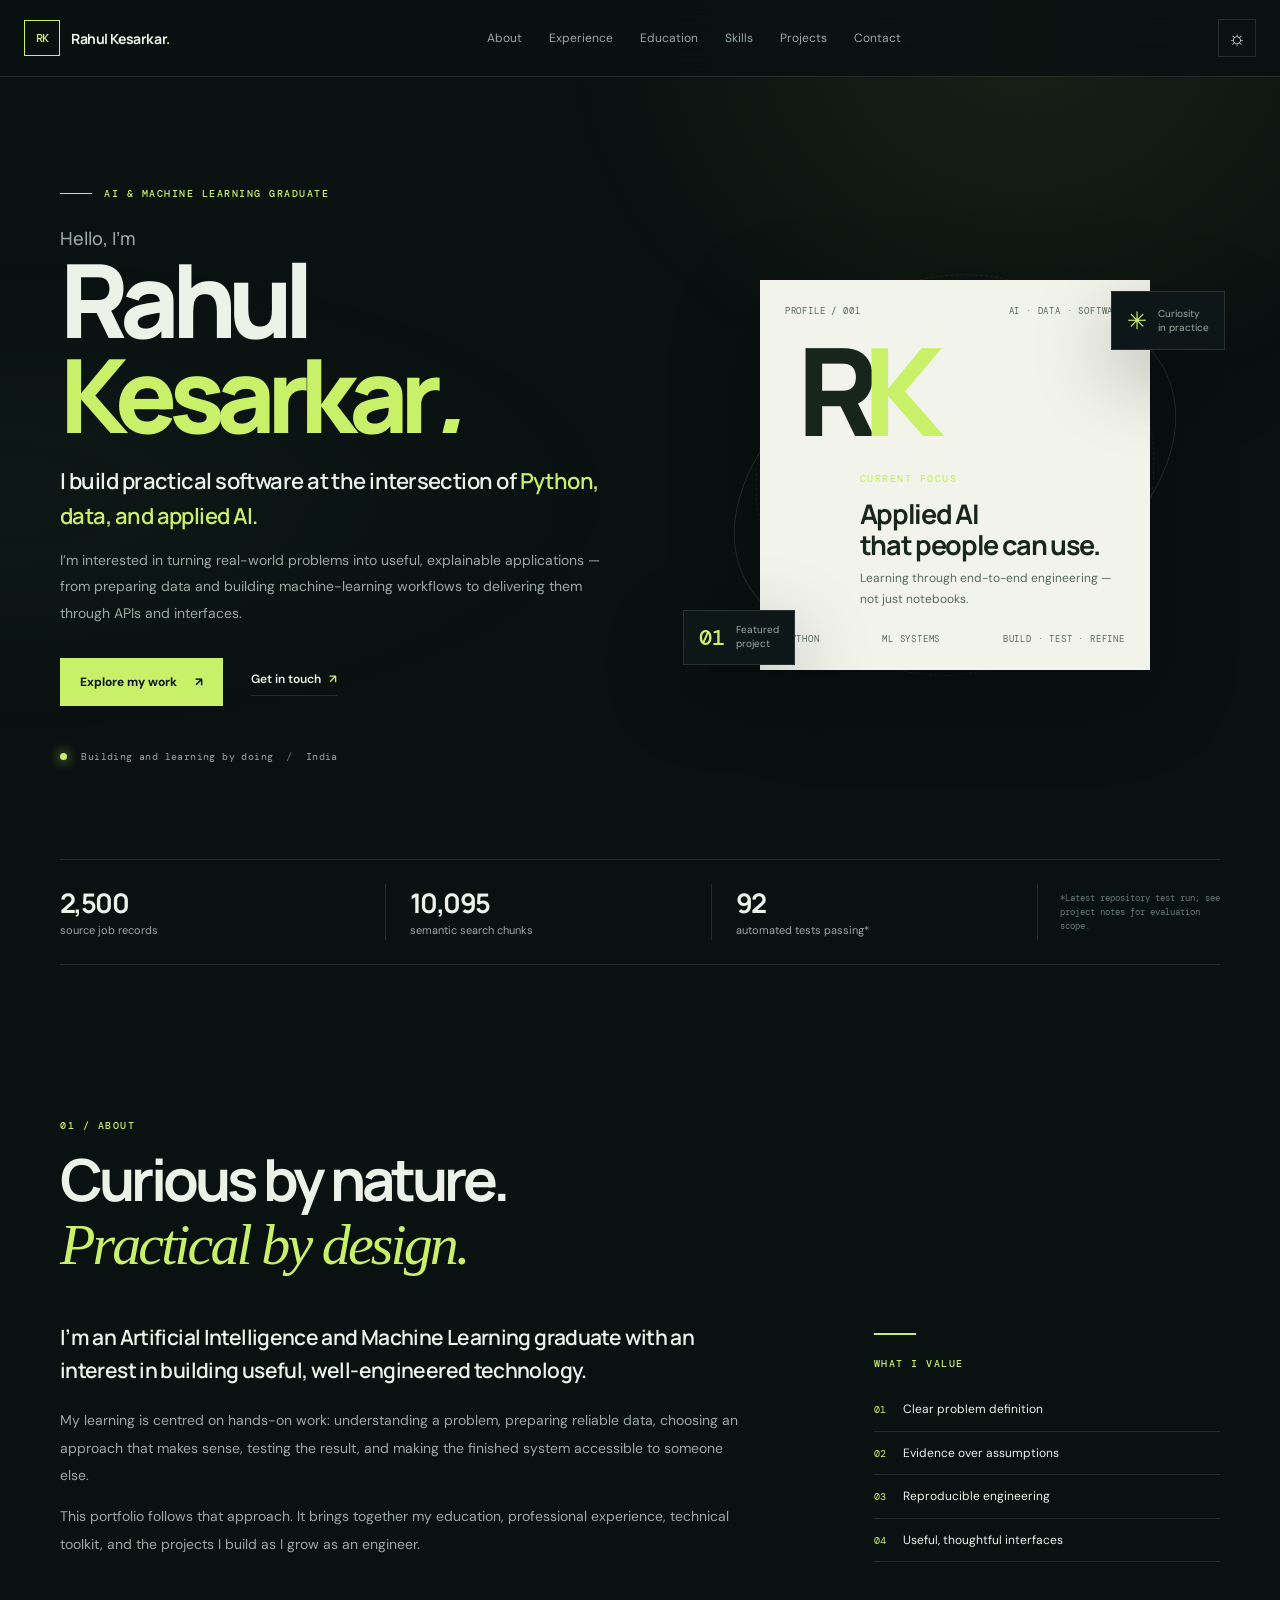
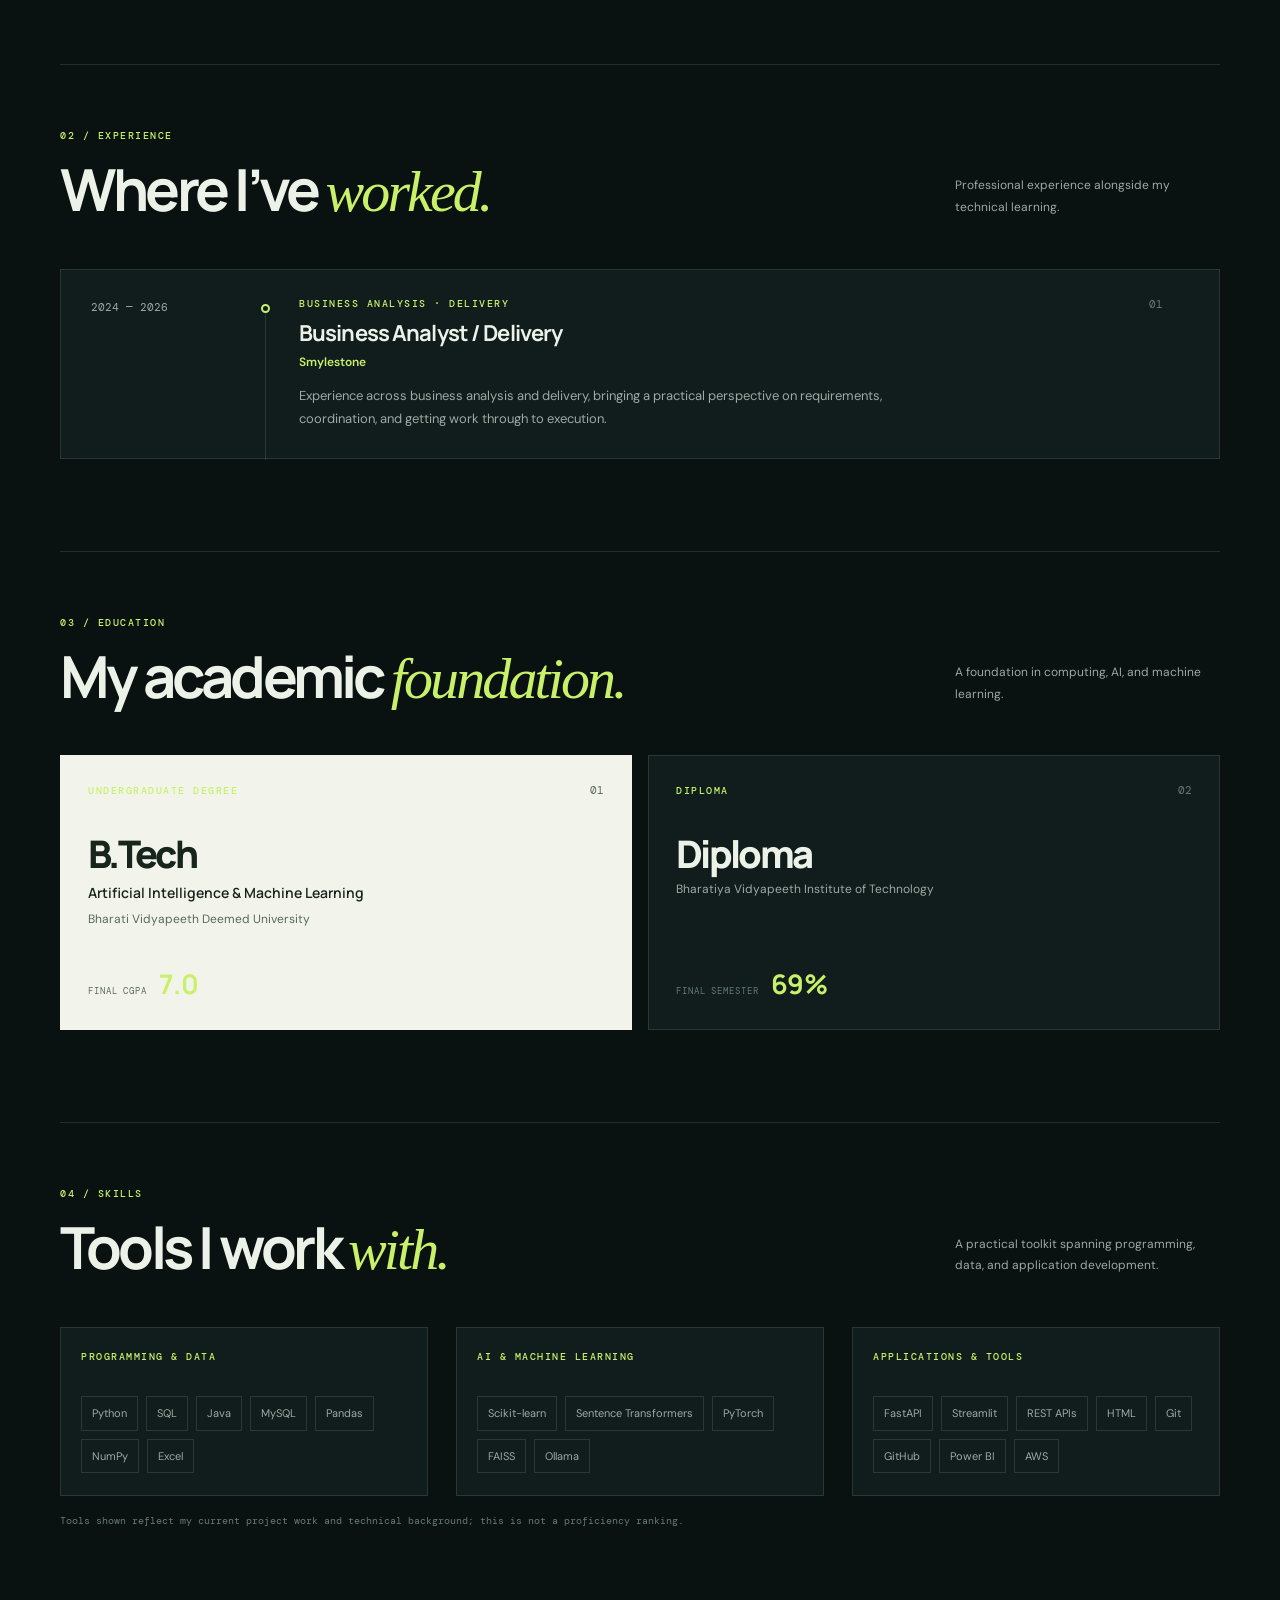
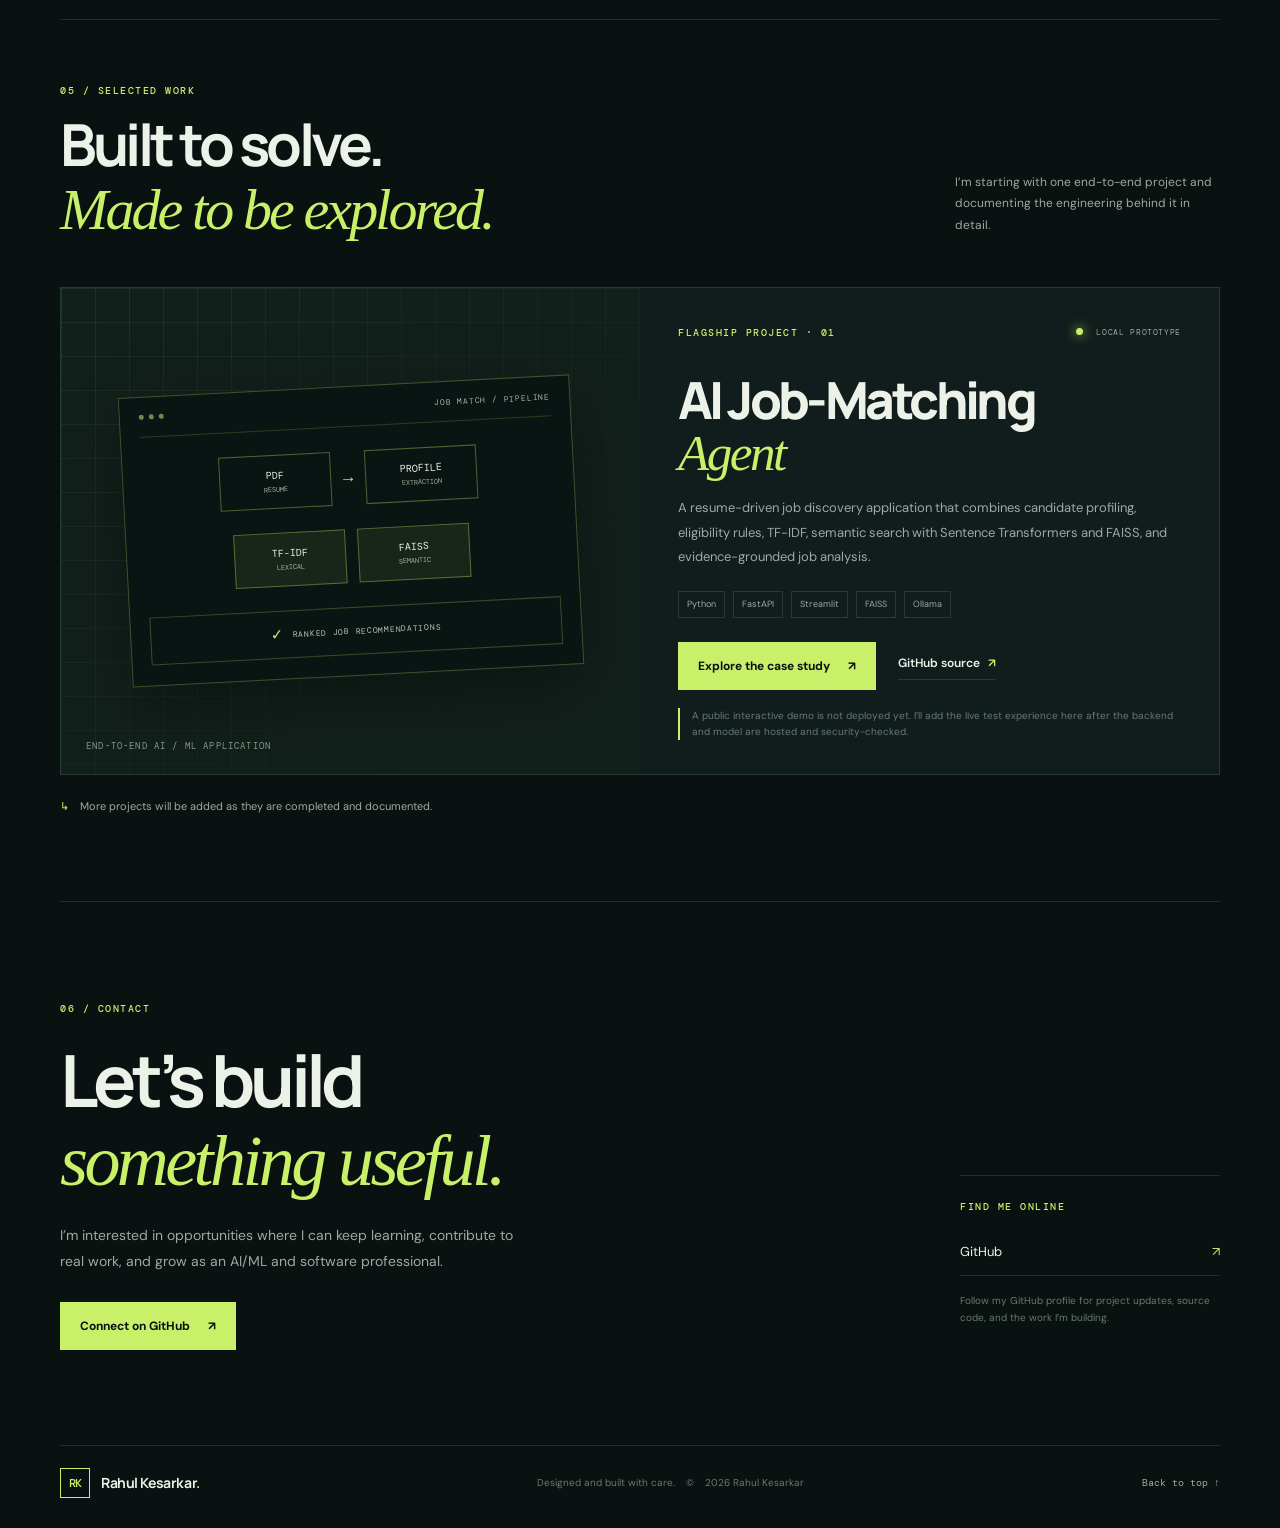
<file: docs/index.html>
<!doctype html>
<html lang="en">
<head>
  <meta charset="utf-8">
  <meta name="viewport" content="width=device-width, initial-scale=1">
  <meta name="theme-color" content="#0a1111">
  <meta name="description" content="Rahul Kesarkar — Artificial Intelligence and Machine Learning graduate building practical Python, data, and AI applications.">
  <meta property="og:title" content="Rahul Kesarkar | AI & Machine Learning">
  <meta property="og:description" content="A personal portfolio featuring applied AI/ML work, experience, education, and skills.">
  <title>Rahul Kesarkar — AI & Machine Learning</title>
  <link rel="preconnect" href="https://fonts.googleapis.com">
  <link rel="preconnect" href="https://fonts.gstatic.com" crossorigin>
  <link href="https://fonts.googleapis.com/css2?family=DM+Mono:wght@400;500&family=DM+Sans:wght@400;500;600;700&family=Manrope:wght@400;500;600;700;800&display=swap" rel="stylesheet">
  <link rel="stylesheet" href="assets/css/site.css">
  <script src="assets/js/site.js" defer></script>
</head>
<body>
  <a class="skip-link" href="#main">Skip to content</a>
  <header class="site-header">
    <div class="nav-shell">
      <a class="brand" href="#home" aria-label="Rahul Kesarkar home">
        <span class="brand-mark">RK</span>
        <span class="brand-name">Rahul Kesarkar<span class="brand-dot">.</span></span>
      </a>
      <nav class="desktop-nav" aria-label="Main navigation">
        <a href="#about">About</a>
        <a href="#experience">Experience</a>
        <a href="#education">Education</a>
        <a href="#skills">Skills</a>
        <a href="#projects">Projects</a>
        <a href="#contact">Contact</a>
      </nav>
      <div class="nav-actions">
        <button class="theme-toggle" type="button" aria-label="Switch to light theme" title="Toggle colour theme">
          <span class="theme-icon" aria-hidden="true">☼</span>
        </button>
        <button class="menu-toggle" type="button" aria-expanded="false" aria-controls="mobile-nav" aria-label="Open menu">
          <span></span><span></span>
        </button>
      </div>
    </div>
    <nav class="mobile-nav" id="mobile-nav" aria-label="Mobile navigation" hidden>
      <a href="#about">About</a>
      <a href="#experience">Experience</a>
      <a href="#education">Education</a>
      <a href="#skills">Skills</a>
      <a href="#projects">Projects</a>
      <a href="#contact">Contact</a>
    </nav>
  </header>

  <main id="main">
    <section class="hero section-shell" id="home">
      <div class="hero-copy" data-reveal>
        <p class="eyebrow"><span class="eyebrow-line"></span> AI & MACHINE LEARNING GRADUATE</p>
        <p class="hero-intro">Hello, I'm</p>
        <h1>Rahul<br><span>Kesarkar</span><i class="hero-period">.</i></h1>
        <p class="hero-lede">I build practical software at the intersection of <strong>Python, data, and applied AI.</strong></p>
        <p class="hero-description">I’m interested in turning real-world problems into useful, explainable applications — from preparing data and building machine-learning workflows to delivering them through APIs and interfaces.</p>
        <div class="hero-cta">
          <a class="button button-primary" href="#projects">Explore my work <span aria-hidden="true">↗</span></a>
          <a class="text-link" href="#contact">Get in touch <span aria-hidden="true">↗</span></a>
        </div>
        <div class="hero-meta">
          <span><span class="status-dot"></span> Building and learning by doing</span>
          <span class="meta-divider">/</span>
          <span>India</span>
        </div>
      </div>

      <div class="hero-art" data-reveal>
        <div class="orbit orbit-one"></div>
        <div class="orbit orbit-two"></div>
        <div class="profile-panel">
          <div class="panel-topline"><span>PROFILE / 001</span><span>AI · DATA · SOFTWARE</span></div>
          <div class="monogram">R<span>K</span></div>
          <div class="profile-caption">
            <span class="micro-label">CURRENT FOCUS</span>
            <h2>Applied AI<br>that people can use.</h2>
            <p>Learning through end-to-end engineering — not just notebooks.</p>
          </div>
          <div class="panel-bottomline"><span>PYTHON</span><span>ML SYSTEMS</span><span>BUILD · TEST · REFINE</span></div>
        </div>
        <div class="floating-note note-top"><span class="note-symbol">✳</span><span>Curiosity<br>in practice</span></div>
        <div class="floating-note note-bottom"><span class="note-number">01</span><span>Featured<br>project</span></div>
      </div>
    </section>

    <section class="proof-strip section-shell" aria-label="Featured project facts" data-reveal>
      <div class="proof-item"><strong>2,500</strong><span>source job records</span></div>
      <div class="proof-item"><strong>10,095</strong><span>semantic search chunks</span></div>
      <div class="proof-item"><strong>92</strong><span>automated tests passing*</span></div>
      <p class="proof-note">*Latest repository test run; see project notes for evaluation scope.</p>
    </section>

    <section class="content-section section-shell" id="about">
      <div class="section-heading" data-reveal>
        <p class="eyebrow">01 / ABOUT</p>
        <h2>Curious by nature.<br><em>Practical by design.</em></h2>
      </div>
      <div class="about-grid">
        <div class="about-main" data-reveal>
          <p class="body-lead">I’m an Artificial Intelligence and Machine Learning graduate with an interest in building useful, well-engineered technology.</p>
          <p>My learning is centred on hands-on work: understanding a problem, preparing reliable data, choosing an approach that makes sense, testing the result, and making the finished system accessible to someone else.</p>
          <p>This portfolio follows that approach. It brings together my education, professional experience, technical toolkit, and the projects I build as I grow as an engineer.</p>
        </div>
        <div class="about-aside" data-reveal>
          <div class="aside-rule"></div>
          <p class="micro-label">WHAT I VALUE</p>
          <ul class="value-list">
            <li><span>01</span> Clear problem definition</li>
            <li><span>02</span> Evidence over assumptions</li>
            <li><span>03</span> Reproducible engineering</li>
            <li><span>04</span> Useful, thoughtful interfaces</li>
          </ul>
        </div>
      </div>
    </section>

    <section class="content-section section-shell" id="experience">
      <div class="section-heading section-heading-row" data-reveal>
        <div><p class="eyebrow">02 / EXPERIENCE</p><h2>Where I’ve <em>worked.</em></h2></div>
        <p class="section-aside-copy">Professional experience alongside my technical learning.</p>
      </div>
      <article class="timeline-card" data-reveal>
        <div class="timeline-date">2024 — 2026</div>
        <div class="timeline-marker"><span></span></div>
        <div class="timeline-content">
          <p class="micro-label">BUSINESS ANALYSIS · DELIVERY</p>
          <h3>Business Analyst / Delivery</h3>
          <p class="company-name">Smylestone</p>
          <p class="timeline-description">Experience across business analysis and delivery, bringing a practical perspective on requirements, coordination, and getting work through to execution.</p>
        </div>
        <span class="timeline-index">01</span>
      </article>
    </section>

    <section class="content-section section-shell" id="education">
      <div class="section-heading section-heading-row" data-reveal>
        <div><p class="eyebrow">03 / EDUCATION</p><h2>My academic <em>foundation.</em></h2></div>
        <p class="section-aside-copy">A foundation in computing, AI, and machine learning.</p>
      </div>
      <div class="education-grid">
        <article class="education-card education-featured" data-reveal>
          <div class="edu-top"><span class="micro-label">UNDERGRADUATE DEGREE</span><span class="edu-index">01</span></div>
          <h3>B.Tech</h3>
          <p class="edu-speciality">Artificial Intelligence & Machine Learning</p>
          <p class="edu-institution">Bharati Vidyapeeth Deemed University</p>
          <div class="edu-result"><span>FINAL CGPA</span><strong>7.0</strong></div>
        </article>
        <article class="education-card" data-reveal>
          <div class="edu-top"><span class="micro-label">DIPLOMA</span><span class="edu-index">02</span></div>
          <h3>Diploma</h3>
          <p class="edu-institution">Bharatiya Vidyapeeth Institute of Technology</p>
          <div class="edu-result"><span>FINAL SEMESTER</span><strong>69%</strong></div>
        </article>
      </div>
    </section>

    <section class="content-section section-shell" id="skills">
      <div class="section-heading section-heading-row" data-reveal>
        <div><p class="eyebrow">04 / SKILLS</p><h2>Tools I work <em>with.</em></h2></div>
        <p class="section-aside-copy">A practical toolkit spanning programming, data, and application development.</p>
      </div>
      <div class="skills-layout">
        <div class="skill-group" data-reveal>
          <p class="micro-label">PROGRAMMING & DATA</p>
          <div class="skill-tags"><span>Python</span><span>SQL</span><span>Java</span><span>MySQL</span><span>Pandas</span><span>NumPy</span><span>Excel</span></div>
        </div>
        <div class="skill-group" data-reveal>
          <p class="micro-label">AI & MACHINE LEARNING</p>
          <div class="skill-tags"><span>Scikit-learn</span><span>Sentence Transformers</span><span>PyTorch</span><span>FAISS</span><span>Ollama</span></div>
        </div>
        <div class="skill-group" data-reveal>
          <p class="micro-label">APPLICATIONS & TOOLS</p>
          <div class="skill-tags"><span>FastAPI</span><span>Streamlit</span><span>REST APIs</span><span>HTML</span><span>Git</span><span>GitHub</span><span>Power BI</span><span>AWS</span></div>
        </div>
      </div>
      <p class="skills-footnote">Tools shown reflect my current project work and technical background; this is not a proficiency ranking.</p>
    </section>

    <section class="content-section section-shell projects-section" id="projects">
      <div class="section-heading section-heading-row" data-reveal>
        <div><p class="eyebrow">05 / SELECTED WORK</p><h2>Built to solve.<br><em>Made to be explored.</em></h2></div>
        <p class="section-aside-copy">I’m starting with one end-to-end project and documenting the engineering behind it in detail.</p>
      </div>
      <article class="project-feature" data-reveal>
        <div class="project-visual">
          <div class="visual-grid"></div>
          <div class="visual-window">
            <div class="window-bar"><i></i><i></i><i></i><span>JOB MATCH / PIPELINE</span></div>
            <div class="pipeline-row"><span class="pipeline-node">PDF<br><small>RESUME</small></span><b>→</b><span class="pipeline-node">PROFILE<br><small>EXTRACTION</small></span></div>
            <div class="pipeline-row"><span class="pipeline-node pipeline-accent">TF-IDF<br><small>LEXICAL</small></span><span class="pipeline-node pipeline-accent">FAISS<br><small>SEMANTIC</small></span></div>
            <div class="pipeline-result"><span class="result-check">✓</span><span>RANKED JOB RECOMMENDATIONS</span></div>
          </div>
          <span class="visual-caption">END-TO-END AI / ML APPLICATION</span>
        </div>
        <div class="project-copy">
          <div class="project-top"><span class="micro-label">FLAGSHIP PROJECT · 01</span><span class="project-status"><i></i> LOCAL PROTOTYPE</span></div>
          <h3>AI Job-Matching<br><em>Agent</em></h3>
          <p>A resume-driven job discovery application that combines candidate profiling, eligibility rules, TF-IDF, semantic search with Sentence Transformers and FAISS, and evidence-grounded job analysis.</p>
          <div class="project-stack"><span>Python</span><span>FastAPI</span><span>Streamlit</span><span>FAISS</span><span>Ollama</span></div>
          <div class="project-links">
            <a class="button button-primary" href="projects/ai-job-matching-agent.html">Explore the case study <span aria-hidden="true">↗</span></a>
            <a class="text-link" href="https://github.com/rahulkesarkar/ai-job-matching-agent" target="_blank" rel="noopener noreferrer">GitHub source <span aria-hidden="true">↗</span></a>
          </div>
          <p class="project-disclaimer">A public interactive demo is not deployed yet. I’ll add the live test experience here after the backend and model are hosted and security-checked.</p>
        </div>
      </article>
      <p class="coming-note"><span>↳</span> More projects will be added as they are completed and documented.</p>
    </section>

    <section class="contact-section section-shell" id="contact">
      <div class="contact-inner" data-reveal>
        <p class="eyebrow">06 / CONTACT</p>
        <h2>Let’s build<br><em>something useful.</em></h2>
        <p>I’m interested in opportunities where I can keep learning, contribute to real work, and grow as an AI/ML and software professional.</p>
        <a class="button button-primary" href="https://github.com/rahulkesarkar" target="_blank" rel="noopener noreferrer">Connect on GitHub <span aria-hidden="true">↗</span></a>
      </div>
      <div class="contact-side" data-reveal>
        <span class="micro-label">FIND ME ONLINE</span>
        <a href="https://github.com/rahulkesarkar" target="_blank" rel="noopener noreferrer">GitHub <span aria-hidden="true">↗</span></a>
        <span class="contact-note">Follow my GitHub profile for project updates, source code, and the work I’m building.</span>
      </div>
    </section>
  </main>

  <footer class="site-footer section-shell">
    <a class="brand footer-brand" href="#home"><span class="brand-mark">RK</span><span class="brand-name">Rahul Kesarkar<span class="brand-dot">.</span></span></a>
    <p>Designed and built with care. <span>© <span id="year">2026</span> Rahul Kesarkar</span></p>
    <a class="back-top" href="#home">Back to top ↑</a>
  </footer>
</body>
</html>
</file>
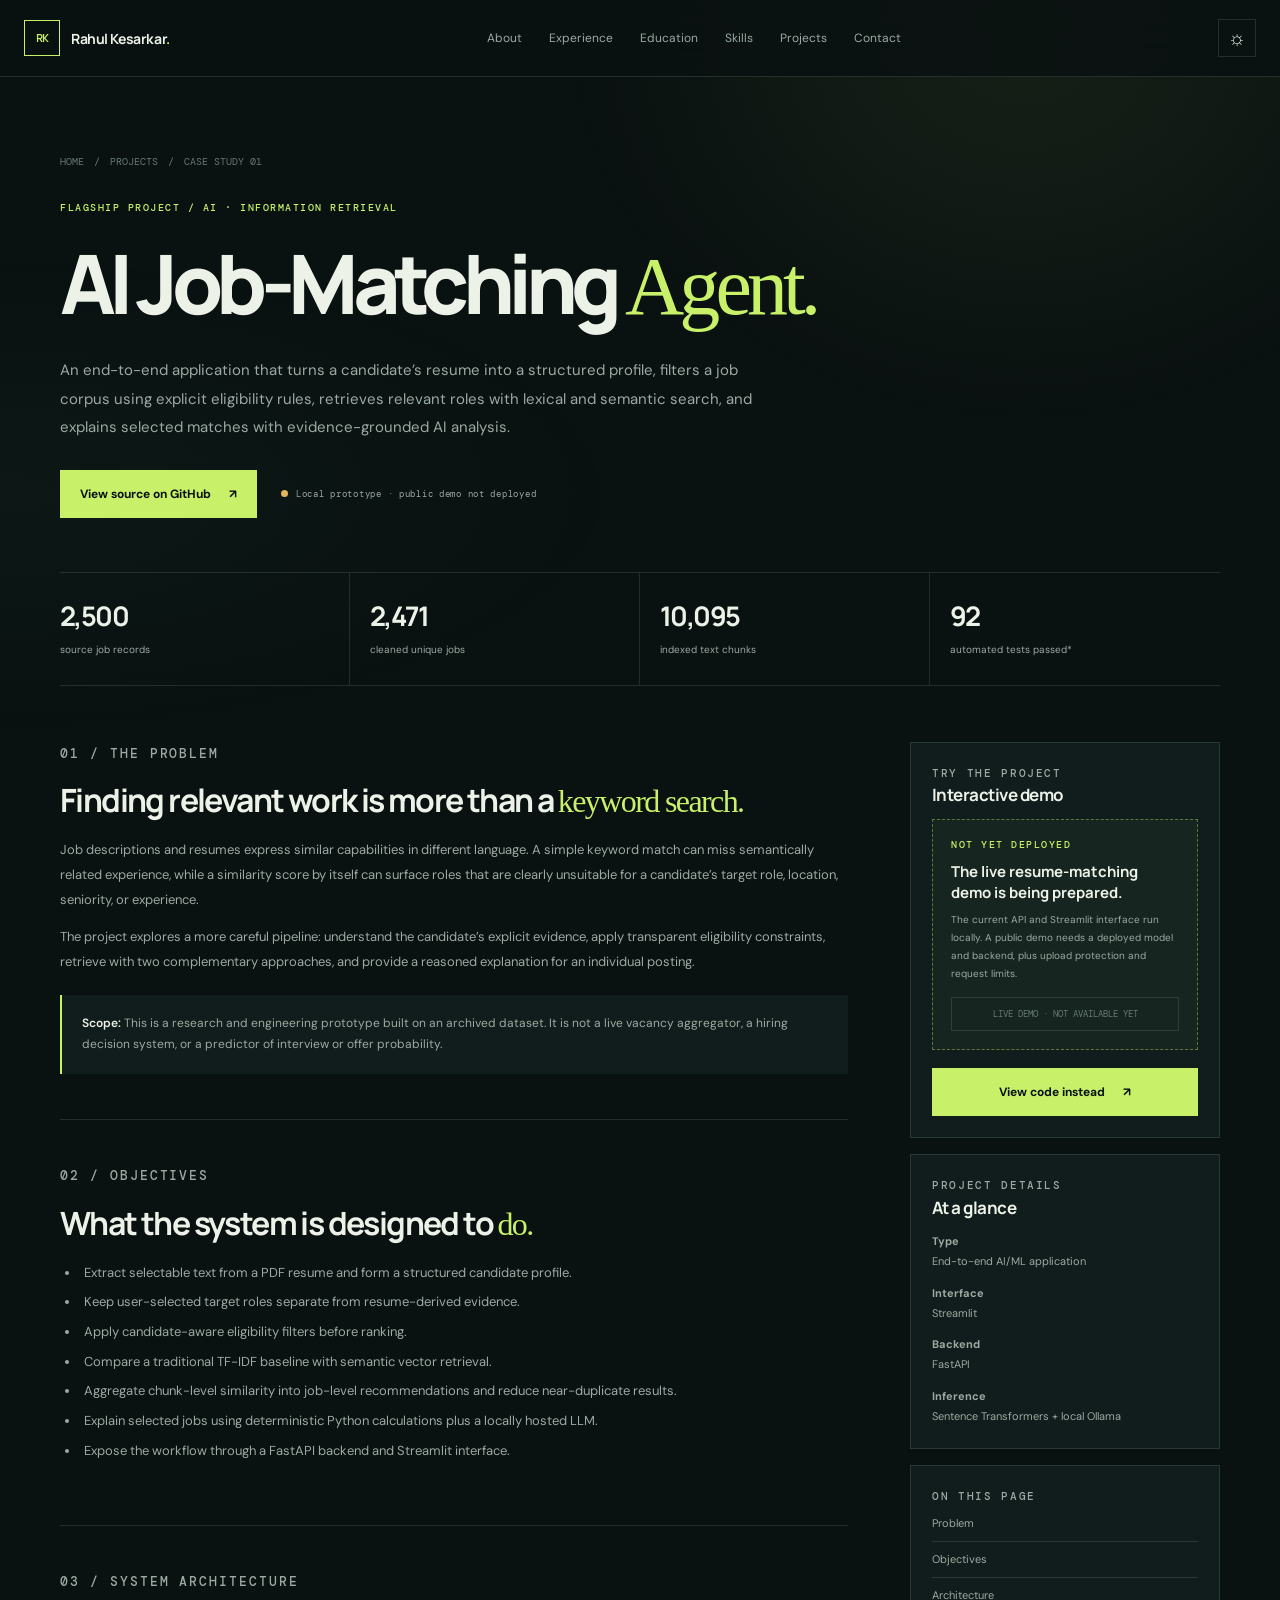
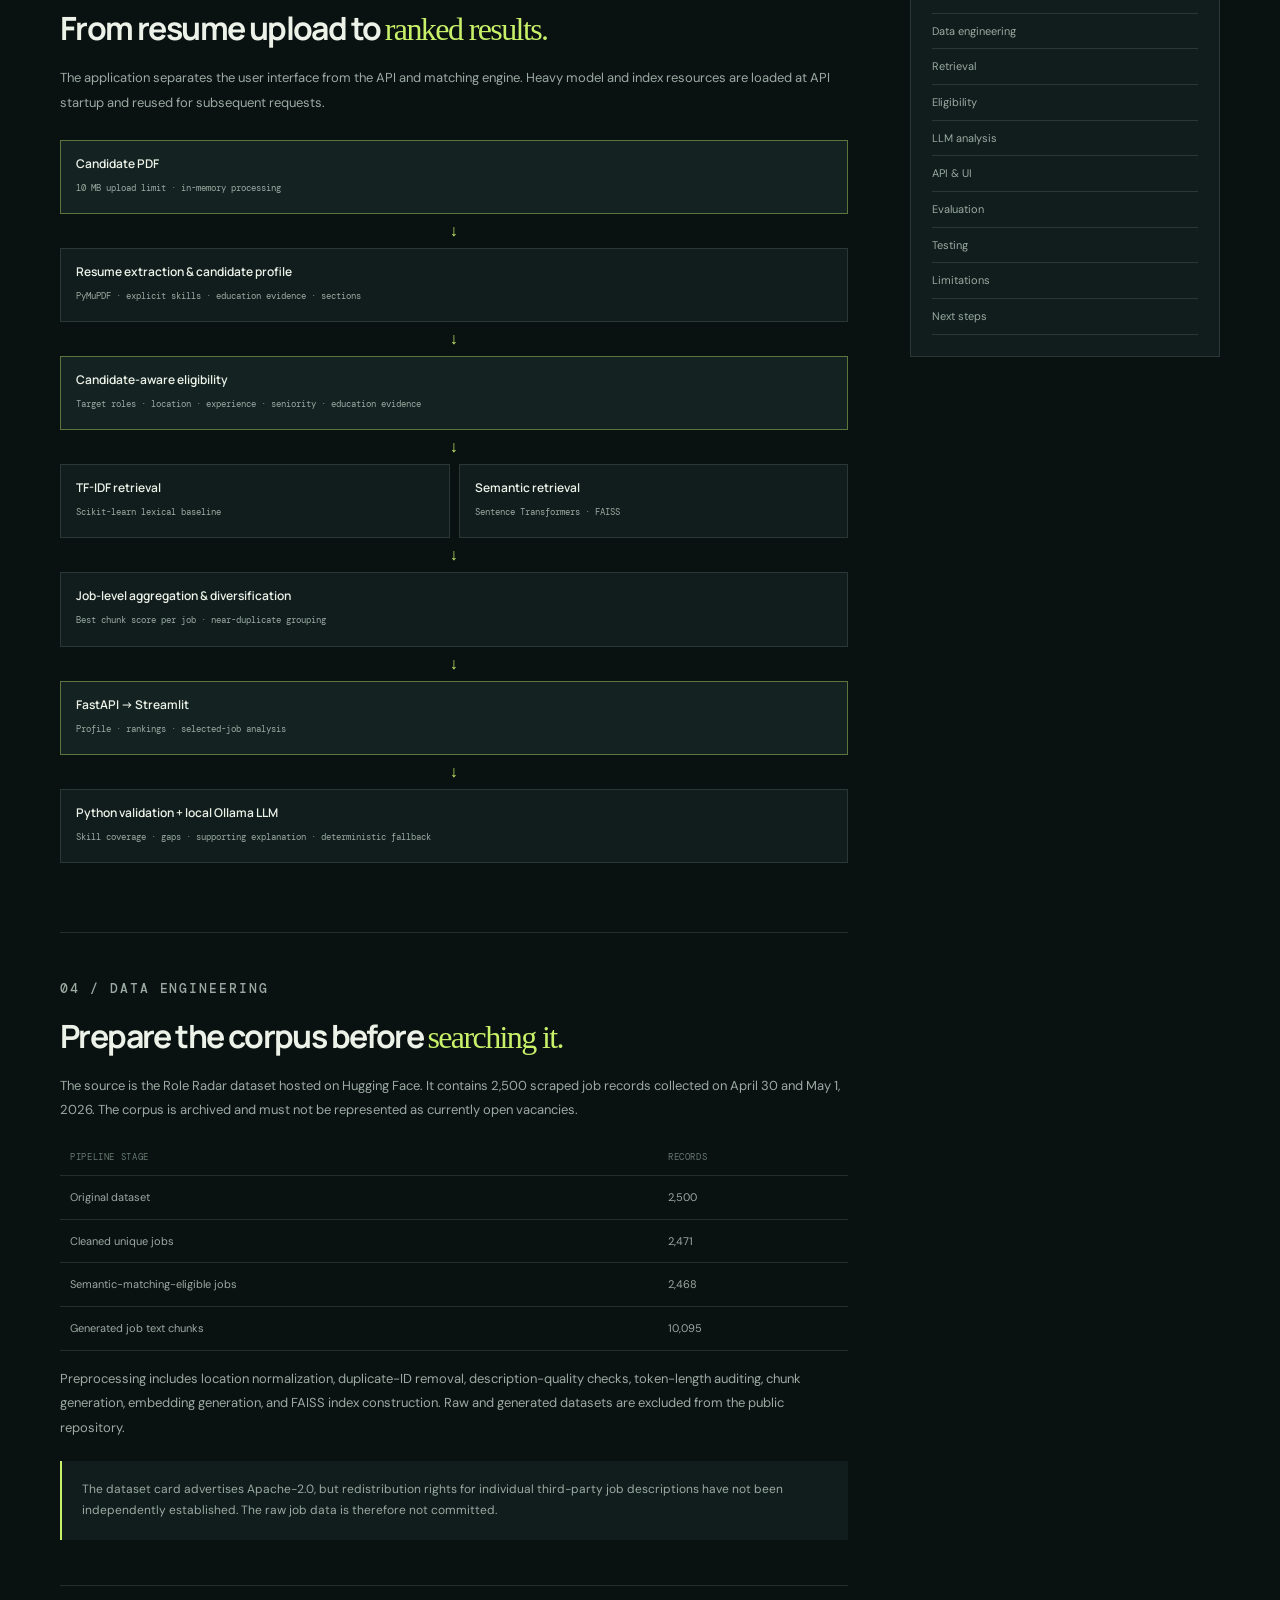
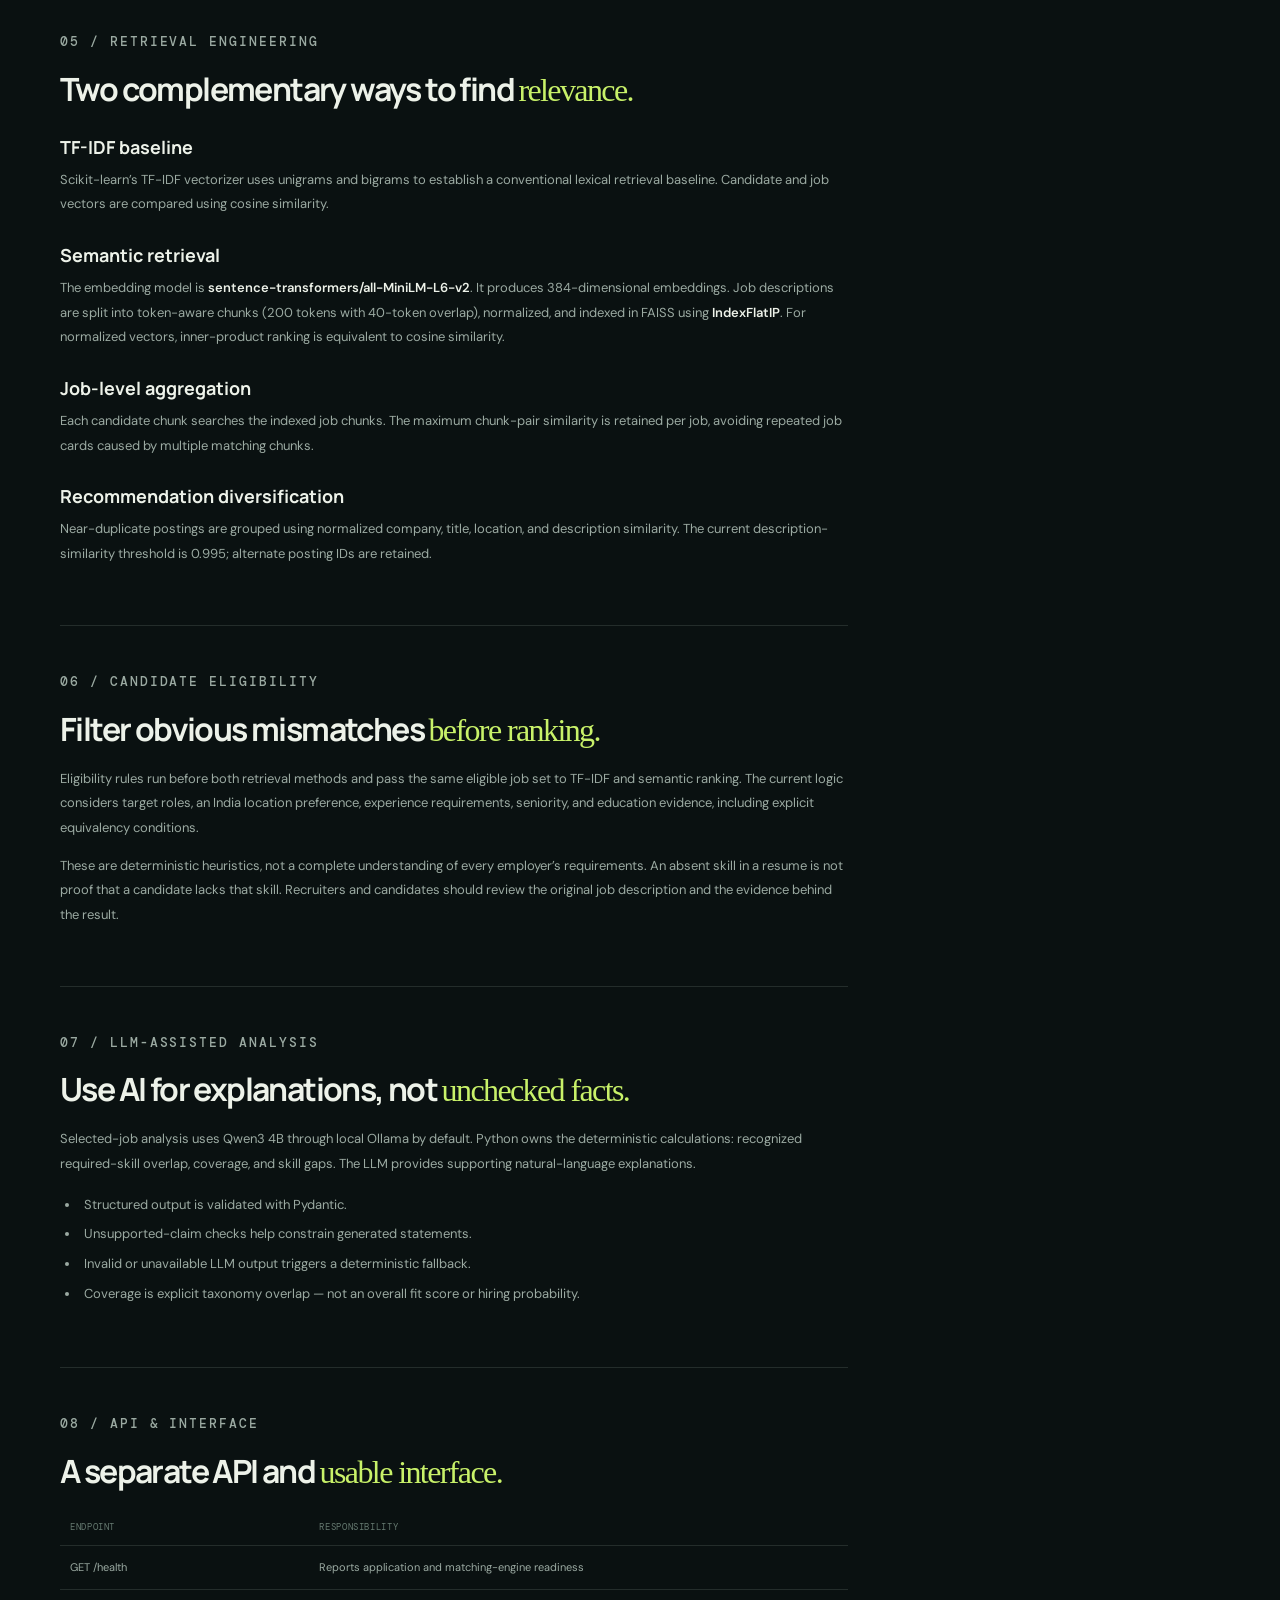
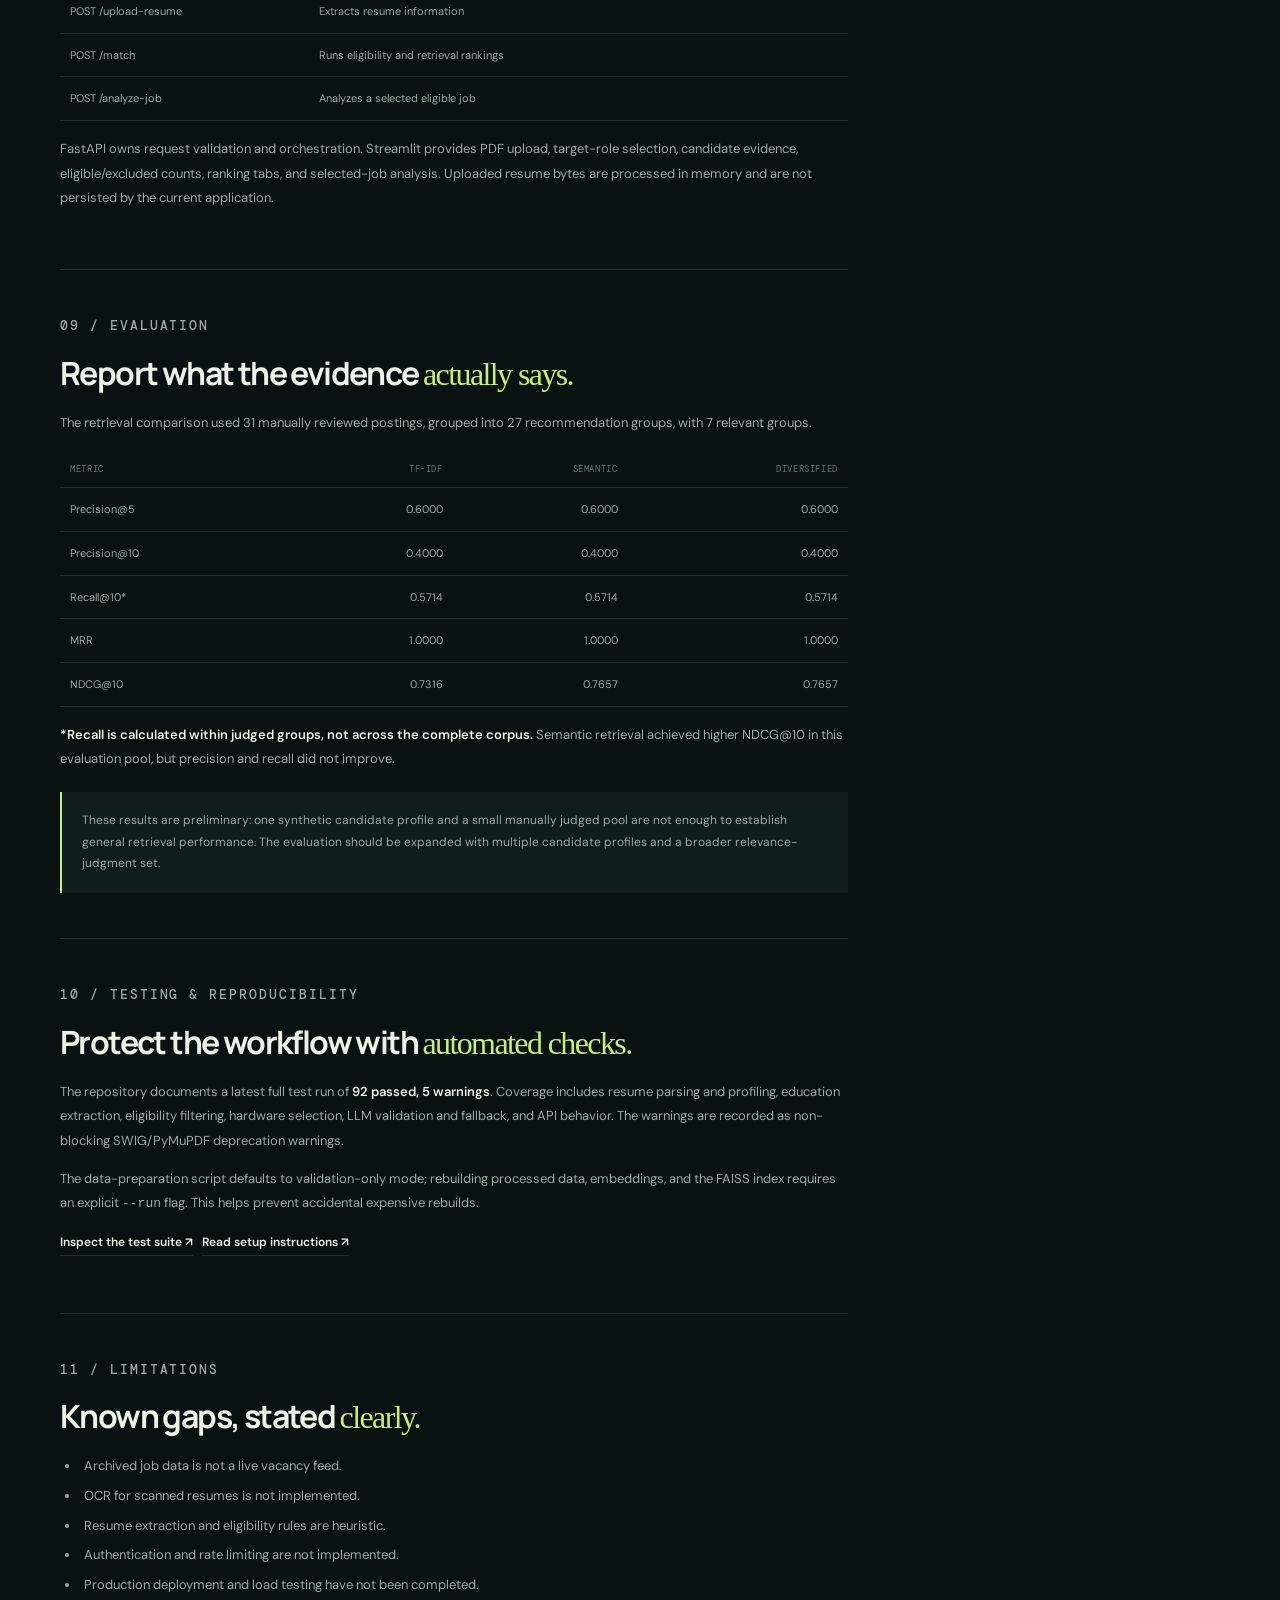
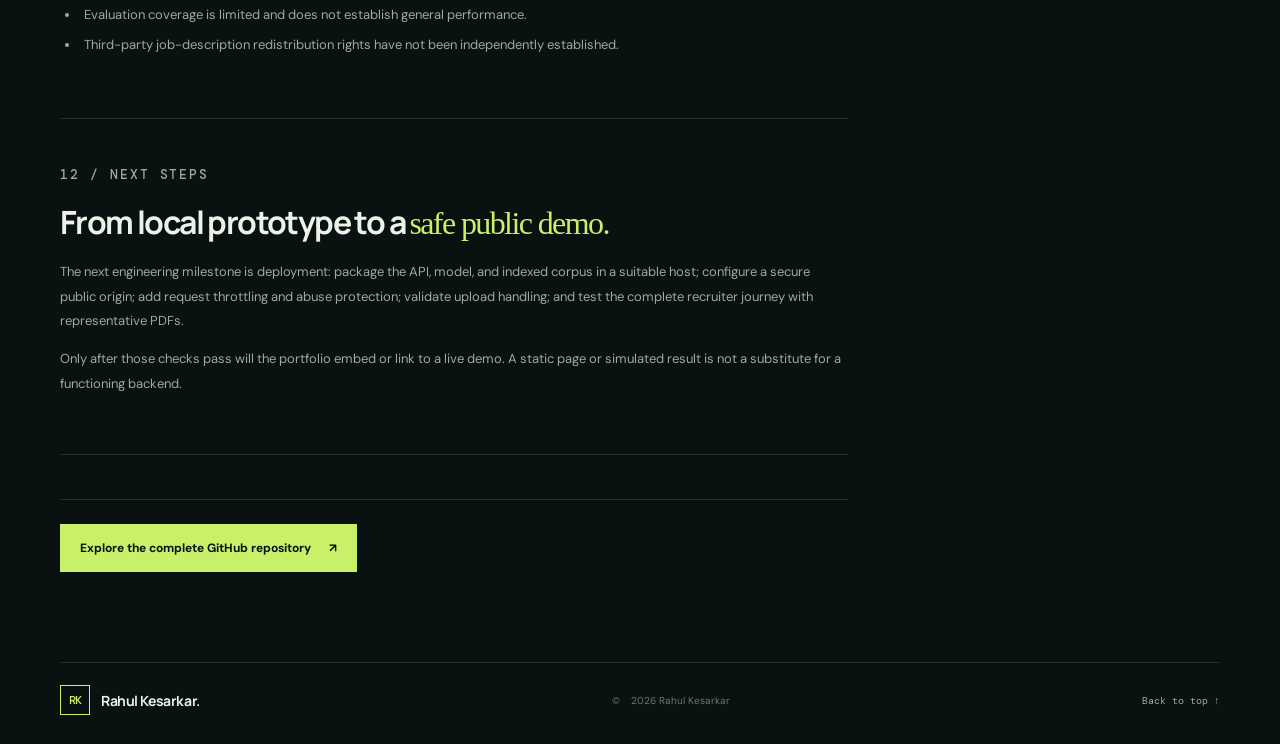
<file: docs/projects/ai-job-matching-agent.html>
<!doctype html>
<html lang="en">
<head>
  <meta charset="utf-8"><meta name="viewport" content="width=device-width, initial-scale=1">
  <meta name="theme-color" content="#0a1111">
  <meta name="description" content="Technical case study: AI Job-Matching Agent — resume parsing, candidate eligibility, TF-IDF, semantic retrieval, FAISS, FastAPI and local LLM analysis.">
  <title>AI Job-Matching Agent — Rahul Kesarkar</title>
  <link rel="preconnect" href="https://fonts.googleapis.com"><link rel="preconnect" href="https://fonts.gstatic.com" crossorigin>
  <link href="https://fonts.googleapis.com/css2?family=DM+Mono:wght@400;500&family=DM+Sans:wght@400;500;600;700&family=Manrope:wght@400;500;600;700;800&display=swap" rel="stylesheet">
  <link rel="stylesheet" href="../assets/css/site.css"><script src="../assets/js/site.js" defer></script>
</head>
<body>
  <a class="skip-link" href="#main">Skip to content</a>
  <header class="site-header"><div class="nav-shell">
    <a class="brand" href="../index.html"><span class="brand-mark">RK</span><span class="brand-name">Rahul Kesarkar<span class="brand-dot">.</span></span></a>
    <nav class="desktop-nav" aria-label="Main navigation"><a href="../index.html#about">About</a><a href="../index.html#experience">Experience</a><a href="../index.html#education">Education</a><a href="../index.html#skills">Skills</a><a href="../index.html#projects">Projects</a><a href="../index.html#contact">Contact</a></nav>
    <div class="nav-actions"><button class="theme-toggle" type="button" aria-label="Switch to light theme" title="Toggle colour theme"><span class="theme-icon" aria-hidden="true">☼</span></button><button class="menu-toggle" type="button" aria-expanded="false" aria-controls="mobile-nav" aria-label="Open menu"><span></span><span></span></button></div>
  </div><nav class="mobile-nav" id="mobile-nav" aria-label="Mobile navigation" hidden><a href="../index.html#about">About</a><a href="../index.html#experience">Experience</a><a href="../index.html#education">Education</a><a href="../index.html#skills">Skills</a><a href="../index.html#projects">Projects</a><a href="../index.html#contact">Contact</a></nav></header>

  <main id="main">
    <section class="project-hero section-shell">
      <div class="breadcrumb"><a href="../index.html">HOME</a><span>/</span><a href="../index.html#projects">PROJECTS</a><span>/</span><span>CASE STUDY 01</span></div>
      <p class="eyebrow">FLAGSHIP PROJECT / AI · INFORMATION RETRIEVAL</p>
      <h1>AI Job-Matching <em>Agent.</em></h1>
      <p class="project-hero-lede">An end-to-end application that turns a candidate’s resume into a structured profile, filters a job corpus using explicit eligibility rules, retrieves relevant roles with lexical and semantic search, and explains selected matches with evidence-grounded AI analysis.</p>
      <div class="case-actions"><a class="button button-primary" href="https://github.com/rahulkesarkar/ai-job-matching-agent" target="_blank" rel="noopener noreferrer">View source on GitHub <span>↗</span></a><span class="case-status"><i></i> Local prototype · public demo not deployed</span></div>
    </section>

    <section class="case-metrics section-shell" aria-label="Project metrics">
      <div class="case-metric"><strong>2,500</strong><span>source job records</span></div>
      <div class="case-metric"><strong>2,471</strong><span>cleaned unique jobs</span></div>
      <div class="case-metric"><strong>10,095</strong><span>indexed text chunks</span></div>
      <div class="case-metric"><strong>92</strong><span>automated tests passed*</span></div>
    </section>

    <div class="case-layout section-shell">
      <article class="case-content">
        <section class="case-section" id="problem">
          <p class="eyebrow">01 / THE PROBLEM</p><h2>Finding relevant work is more than a <em>keyword search.</em></h2>
          <p>Job descriptions and resumes express similar capabilities in different language. A simple keyword match can miss semantically related experience, while a similarity score by itself can surface roles that are clearly unsuitable for a candidate’s target role, location, seniority, or experience.</p>
          <p>The project explores a more careful pipeline: understand the candidate’s explicit evidence, apply transparent eligibility constraints, retrieve with two complementary approaches, and provide a reasoned explanation for an individual posting.</p>
          <div class="case-callout"><strong>Scope:</strong> This is a research and engineering prototype built on an archived dataset. It is not a live vacancy aggregator, a hiring decision system, or a predictor of interview or offer probability.</div>
        </section>

        <section class="case-section" id="goals">
          <p class="eyebrow">02 / OBJECTIVES</p><h2>What the system is designed to <em>do.</em></h2>
          <ul>
            <li>Extract selectable text from a PDF resume and form a structured candidate profile.</li>
            <li>Keep user-selected target roles separate from resume-derived evidence.</li>
            <li>Apply candidate-aware eligibility filters before ranking.</li>
            <li>Compare a traditional TF-IDF baseline with semantic vector retrieval.</li>
            <li>Aggregate chunk-level similarity into job-level recommendations and reduce near-duplicate results.</li>
            <li>Explain selected jobs using deterministic Python calculations plus a locally hosted LLM.</li>
            <li>Expose the workflow through a FastAPI backend and Streamlit interface.</li>
          </ul>
        </section>

        <section class="case-section" id="architecture">
          <p class="eyebrow">03 / SYSTEM ARCHITECTURE</p><h2>From resume upload to <em>ranked results.</em></h2>
          <p>The application separates the user interface from the API and matching engine. Heavy model and index resources are loaded at API startup and reused for subsequent requests.</p>
          <div class="architecture">
            <div class="arch-node primary"><b>Candidate PDF</b><span>10 MB upload limit · in-memory processing</span></div><div class="arch-arrow">↓</div>
            <div class="arch-node"><b>Resume extraction & candidate profile</b><span>PyMuPDF · explicit skills · education evidence · sections</span></div><div class="arch-arrow">↓</div>
            <div class="arch-node primary"><b>Candidate-aware eligibility</b><span>Target roles · location · experience · seniority · education evidence</span></div><div class="arch-arrow">↓</div>
            <div class="arch-row"><div class="arch-node"><b>TF-IDF retrieval</b><span>Scikit-learn lexical baseline</span></div><div class="arch-node"><b>Semantic retrieval</b><span>Sentence Transformers · FAISS</span></div></div><div class="arch-arrow">↓</div>
            <div class="arch-node"><b>Job-level aggregation & diversification</b><span>Best chunk score per job · near-duplicate grouping</span></div><div class="arch-arrow">↓</div>
            <div class="arch-node primary"><b>FastAPI → Streamlit</b><span>Profile · rankings · selected-job analysis</span></div><div class="arch-arrow">↓</div>
            <div class="arch-node"><b>Python validation + local Ollama LLM</b><span>Skill coverage · gaps · supporting explanation · deterministic fallback</span></div>
          </div>
        </section>

        <section class="case-section" id="data">
          <p class="eyebrow">04 / DATA ENGINEERING</p><h2>Prepare the corpus before <em>searching it.</em></h2>
          <p>The source is the Role Radar dataset hosted on Hugging Face. It contains 2,500 scraped job records collected on April 30 and May 1, 2026. The corpus is archived and must not be represented as currently open vacancies.</p>
          <table class="tech-table"><thead><tr><th>PIPELINE STAGE</th><th>RECORDS</th></tr></thead><tbody><tr><td>Original dataset</td><td>2,500</td></tr><tr><td>Cleaned unique jobs</td><td>2,471</td></tr><tr><td>Semantic-matching-eligible jobs</td><td>2,468</td></tr><tr><td>Generated job text chunks</td><td>10,095</td></tr></tbody></table>
          <p>Preprocessing includes location normalization, duplicate-ID removal, description-quality checks, token-length auditing, chunk generation, embedding generation, and FAISS index construction. Raw and generated datasets are excluded from the public repository.</p>
          <div class="case-callout">The dataset card advertises Apache-2.0, but redistribution rights for individual third-party job descriptions have not been independently established. The raw job data is therefore not committed.</div>
        </section>

        <section class="case-section" id="retrieval">
          <p class="eyebrow">05 / RETRIEVAL ENGINEERING</p><h2>Two complementary ways to find <em>relevance.</em></h2>
          <h3>TF-IDF baseline</h3><p>Scikit-learn’s TF-IDF vectorizer uses unigrams and bigrams to establish a conventional lexical retrieval baseline. Candidate and job vectors are compared using cosine similarity.</p>
          <h3>Semantic retrieval</h3><p>The embedding model is <strong>sentence-transformers/all-MiniLM-L6-v2</strong>. It produces 384-dimensional embeddings. Job descriptions are split into token-aware chunks (200 tokens with 40-token overlap), normalized, and indexed in FAISS using <strong>IndexFlatIP</strong>. For normalized vectors, inner-product ranking is equivalent to cosine similarity.</p>
          <h3>Job-level aggregation</h3><p>Each candidate chunk searches the indexed job chunks. The maximum chunk-pair similarity is retained per job, avoiding repeated job cards caused by multiple matching chunks.</p>
          <h3>Recommendation diversification</h3><p>Near-duplicate postings are grouped using normalized company, title, location, and description similarity. The current description-similarity threshold is 0.995; alternate posting IDs are retained.</p>
        </section>

        <section class="case-section" id="eligibility">
          <p class="eyebrow">06 / CANDIDATE ELIGIBILITY</p><h2>Filter obvious mismatches <em>before ranking.</em></h2>
          <p>Eligibility rules run before both retrieval methods and pass the same eligible job set to TF-IDF and semantic ranking. The current logic considers target roles, an India location preference, experience requirements, seniority, and education evidence, including explicit equivalency conditions.</p>
          <p>These are deterministic heuristics, not a complete understanding of every employer’s requirements. An absent skill in a resume is not proof that a candidate lacks that skill. Recruiters and candidates should review the original job description and the evidence behind the result.</p>
        </section>

        <section class="case-section" id="llm">
          <p class="eyebrow">07 / LLM-ASSISTED ANALYSIS</p><h2>Use AI for explanations, not <em>unchecked facts.</em></h2>
          <p>Selected-job analysis uses Qwen3 4B through local Ollama by default. Python owns the deterministic calculations: recognized required-skill overlap, coverage, and skill gaps. The LLM provides supporting natural-language explanations.</p>
          <ul><li>Structured output is validated with Pydantic.</li><li>Unsupported-claim checks help constrain generated statements.</li><li>Invalid or unavailable LLM output triggers a deterministic fallback.</li><li>Coverage is explicit taxonomy overlap — not an overall fit score or hiring probability.</li></ul>
        </section>

        <section class="case-section" id="api">
          <p class="eyebrow">08 / API & INTERFACE</p><h2>A separate API and <em>usable interface.</em></h2>
          <table class="tech-table"><thead><tr><th>ENDPOINT</th><th>RESPONSIBILITY</th></tr></thead><tbody><tr><td>GET /health</td><td>Reports application and matching-engine readiness</td></tr><tr><td>POST /upload-resume</td><td>Extracts resume information</td></tr><tr><td>POST /match</td><td>Runs eligibility and retrieval rankings</td></tr><tr><td>POST /analyze-job</td><td>Analyzes a selected eligible job</td></tr></tbody></table>
          <p>FastAPI owns request validation and orchestration. Streamlit provides PDF upload, target-role selection, candidate evidence, eligible/excluded counts, ranking tabs, and selected-job analysis. Uploaded resume bytes are processed in memory and are not persisted by the current application.</p>
        </section>

        <section class="case-section" id="evaluation">
          <p class="eyebrow">09 / EVALUATION</p><h2>Report what the evidence <em>actually says.</em></h2>
          <p>The retrieval comparison used 31 manually reviewed postings, grouped into 27 recommendation groups, with 7 relevant groups.</p>
          <table class="eval-table"><thead><tr><th>METRIC</th><th>TF-IDF</th><th>SEMANTIC</th><th>DIVERSIFIED</th></tr></thead><tbody><tr><td>Precision@5</td><td>0.6000</td><td>0.6000</td><td>0.6000</td></tr><tr><td>Precision@10</td><td>0.4000</td><td>0.4000</td><td>0.4000</td></tr><tr><td>Recall@10*</td><td>0.5714</td><td>0.5714</td><td>0.5714</td></tr><tr><td>MRR</td><td>1.0000</td><td>1.0000</td><td>1.0000</td></tr><tr><td>NDCG@10</td><td>0.7316</td><td>0.7657</td><td>0.7657</td></tr></tbody></table>
          <p><strong>*Recall is calculated within judged groups, not across the complete corpus.</strong> Semantic retrieval achieved higher NDCG@10 in this evaluation pool, but precision and recall did not improve.</p>
          <div class="case-callout">These results are preliminary: one synthetic candidate profile and a small manually judged pool are not enough to establish general retrieval performance. The evaluation should be expanded with multiple candidate profiles and a broader relevance-judgment set.</div>
        </section>

        <section class="case-section" id="testing">
          <p class="eyebrow">10 / TESTING & REPRODUCIBILITY</p><h2>Protect the workflow with <em>automated checks.</em></h2>
          <p>The repository documents a latest full test run of <strong>92 passed, 5 warnings</strong>. Coverage includes resume parsing and profiling, education extraction, eligibility filtering, hardware selection, LLM validation and fallback, and API behavior. The warnings are recorded as non-blocking SWIG/PyMuPDF deprecation warnings.</p>
          <p>The data-preparation script defaults to validation-only mode; rebuilding processed data, embeddings, and the FAISS index requires an explicit <code>--run</code> flag. This helps prevent accidental expensive rebuilds.</p>
          <p><a class="text-link" href="https://github.com/rahulkesarkar/ai-job-matching-agent/tree/main/tests" target="_blank" rel="noopener noreferrer">Inspect the test suite ↗</a> &nbsp; <a class="text-link" href="https://github.com/rahulkesarkar/ai-job-matching-agent/blob/main/README.md" target="_blank" rel="noopener noreferrer">Read setup instructions ↗</a></p>
        </section>

        <section class="case-section" id="limitations">
          <p class="eyebrow">11 / LIMITATIONS</p><h2>Known gaps, stated <em>clearly.</em></h2>
          <ul><li>Archived job data is not a live vacancy feed.</li><li>OCR for scanned resumes is not implemented.</li><li>Resume extraction and eligibility rules are heuristic.</li><li>Authentication and rate limiting are not implemented.</li><li>Production deployment and load testing have not been completed.</li><li>Evaluation coverage is limited and does not establish general performance.</li><li>Third-party job-description redistribution rights have not been independently established.</li></ul>
        </section>

        <section class="case-section" id="next">
          <p class="eyebrow">12 / NEXT STEPS</p><h2>From local prototype to a <em>safe public demo.</em></h2>
          <p>The next engineering milestone is deployment: package the API, model, and indexed corpus in a suitable host; configure a secure public origin; add request throttling and abuse protection; validate upload handling; and test the complete recruiter journey with representative PDFs.</p>
          <p>Only after those checks pass will the portfolio embed or link to a live demo. A static page or simulated result is not a substitute for a functioning backend.</p>
        </section>
        <div class="case-footer"><a class="button button-primary" href="https://github.com/rahulkesarkar/ai-job-matching-agent" target="_blank" rel="noopener noreferrer">Explore the complete GitHub repository <span>↗</span></a></div>
      </article>

      <aside class="case-aside">
        <div class="aside-card">
          <p class="micro-label">TRY THE PROJECT</p><h3>Interactive demo</h3>
          <div class="demo-placeholder"><span class="micro-label">NOT YET DEPLOYED</span><strong>The live resume-matching demo is being prepared.</strong><p>The current API and Streamlit interface run locally. A public demo needs a deployed model and backend, plus upload protection and request limits.</p><span class="disabled-demo">LIVE DEMO · NOT AVAILABLE YET</span></div>
          <a class="button button-primary" href="https://github.com/rahulkesarkar/ai-job-matching-agent" target="_blank" rel="noopener noreferrer">View code instead <span>↗</span></a>
        </div>
        <div class="aside-card"><p class="micro-label">PROJECT DETAILS</p><h3>At a glance</h3><p><strong>Type</strong><br>End-to-end AI/ML application</p><p style="margin-top:12px"><strong>Interface</strong><br>Streamlit</p><p style="margin-top:12px"><strong>Backend</strong><br>FastAPI</p><p style="margin-top:12px"><strong>Inference</strong><br>Sentence Transformers + local Ollama</p></div>
        <div class="aside-card"><p class="micro-label">ON THIS PAGE</p><nav class="case-nav" aria-label="Case study sections"><a href="#problem">Problem</a><a href="#goals">Objectives</a><a href="#architecture">Architecture</a><a href="#data">Data engineering</a><a href="#retrieval">Retrieval</a><a href="#eligibility">Eligibility</a><a href="#llm">LLM analysis</a><a href="#api">API & UI</a><a href="#evaluation">Evaluation</a><a href="#testing">Testing</a><a href="#limitations">Limitations</a><a href="#next">Next steps</a></nav></div>
      </aside>
    </div>
  </main>
  <footer class="site-footer section-shell"><a class="brand footer-brand" href="../index.html"><span class="brand-mark">RK</span><span class="brand-name">Rahul Kesarkar<span class="brand-dot">.</span></span></a><p>© <span id="year">2026</span> Rahul Kesarkar</p><a class="back-top" href="#main">Back to top ↑</a></footer>
</body></html>
</file>
<file: docs/assets/css/site.css>
:root{
  color-scheme:dark;
  --bg:#0a1111;--bg-soft:#0d1717;--panel:#101d1c;--panel-2:#142321;
  --text:#edf2e9;--muted:#9baaa2;--subtle:#667a71;--line:rgba(212,235,219,.13);
  --accent:#c8f169;--accent-button:#c8f169;--accent-2:#a7cf58;--ink:#0a1111;--button-hover-ink:#0a1111;--header:rgba(10,17,17,.84);
  --shadow:0 26px 80px rgba(0,0,0,.28);--radius:4px;
}
[data-theme="light"]{
  color-scheme:light;--bg:#f3f5ef;--bg-soft:#e9eee5;--panel:#fff;--panel-2:#edf2e8;
  --text:#17221d;--muted:#586960;--subtle:#626f65;--line:rgba(22,46,32,.15);
  --accent:#58721e;--accent-button:#718f27;--accent-2:#58731c;--ink:#111a13;--button-hover-ink:#fff;--header:rgba(243,245,239,.88);
  --shadow:0 26px 80px rgba(29,49,35,.10);
}
*{box-sizing:border-box}
html{scroll-behavior:smooth;scroll-padding-top:100px}
body{margin:0;background:var(--bg);color:var(--text);font-family:"DM Sans",Arial,sans-serif;font-size:16px;line-height:1.7;transition:background .25s,color .25s}
body:before{content:"";position:fixed;inset:0;pointer-events:none;z-index:-1;background:radial-gradient(ellipse at 80% 4%,rgba(155,196,86,.09),transparent 32%),radial-gradient(ellipse at 0% 55%,rgba(47,110,91,.08),transparent 34%)}
a{color:inherit;text-decoration:none}
button{font:inherit}
::selection{background:var(--accent);color:var(--ink)}
.skip-link{position:absolute;left:14px;top:-60px;z-index:1000;padding:10px 16px;background:var(--accent);color:var(--ink)}
.skip-link:focus{top:10px}
.section-shell{width:min(1160px,calc(100% - 64px));margin-inline:auto}
.site-header{position:sticky;top:0;z-index:100;background:var(--header);border-bottom:1px solid var(--line);backdrop-filter:blur(18px)}
.nav-shell{width:min(1280px,calc(100% - 48px));height:76px;margin:auto;display:flex;align-items:center;justify-content:space-between;gap:28px}
.brand{display:inline-flex;align-items:center;gap:11px;white-space:nowrap}
.brand-mark{width:36px;height:36px;display:grid;place-items:center;border:1px solid var(--accent);color:var(--accent);font:500 12px "DM Mono",monospace;letter-spacing:-1px}
.brand-name{font:700 14px "Manrope",sans-serif;letter-spacing:-.03em}
.brand-dot,.hero-period{color:var(--accent)}
.desktop-nav{display:flex;align-items:center;gap:clamp(14px,2.1vw,30px)}
.desktop-nav a,.mobile-nav a{font-size:12px;color:var(--muted);transition:color .2s}
.desktop-nav a:hover,.mobile-nav a:hover{color:var(--accent)}
.nav-actions{display:flex;gap:10px;align-items:center}
.theme-toggle,.menu-toggle{width:38px;height:38px;border:1px solid var(--line);background:transparent;color:var(--text);cursor:pointer;display:grid;place-items:center}
.theme-icon{font-size:20px;line-height:1}
.menu-toggle{display:none;gap:5px;align-content:center;padding:9px}
.menu-toggle span{display:block;width:17px;height:1px;background:var(--text)}
.mobile-nav{display:none}
.hero{min-height:690px;padding-block:110px 96px;display:grid;grid-template-columns:1.04fr .96fr;gap:55px;align-items:center}
.eyebrow,.micro-label{font:500 10px "DM Mono",monospace;letter-spacing:.15em;color:var(--accent)}
.eyebrow{display:flex;align-items:center;gap:12px;margin:0 0 26px}
.eyebrow-line{width:32px;height:1px;background:var(--accent)}
.hero-intro{margin:0;color:var(--muted);font:500 18px "Manrope",sans-serif}
h1,h2,h3,p{margin-top:0}
.hero h1{margin:2px 0 22px;font:800 clamp(64px,8vw,106px)/.93 "Manrope",sans-serif;letter-spacing:-.085em}
.hero h1 span{color:var(--accent)}
.hero-lede{max-width:570px;margin-bottom:14px;font:600 clamp(18px,2vw,22px)/1.55 "Manrope",sans-serif;letter-spacing:-.025em}
.hero-lede strong{color:var(--accent);font-weight:600}
.hero-description{max-width:550px;color:var(--muted);font-size:14px;line-height:1.9}
.hero-cta{display:flex;align-items:center;gap:28px;margin-top:32px}
.button{min-height:48px;padding:0 20px;display:inline-flex;gap:18px;align-items:center;justify-content:center;font:700 12px "DM Sans",sans-serif;transition:transform .2s,background .2s,color .2s}
.button:hover{transform:translateY(-2px)}
.button-primary{background:var(--accent-button,var(--accent));color:var(--ink)}
.button-primary:hover{background:var(--accent-2);color:var(--button-hover-ink,var(--ink))}
.text-link{font-size:12px;font-weight:600;color:var(--text);border-bottom:1px solid var(--line);padding-bottom:5px}
.text-link span{color:var(--accent);margin-left:5px}
.hero-meta{display:flex;align-items:center;gap:13px;margin-top:44px;color:var(--muted);font:10px "DM Mono",monospace;letter-spacing:.04em}
.status-dot,.project-status i{width:7px;height:7px;display:inline-block;border-radius:50%;background:var(--accent);margin-right:8px;box-shadow:0 0 12px var(--accent)}
.meta-divider{color:var(--subtle)}
.hero-art{position:relative;min-height:455px;display:grid;place-items:center}
.orbit{position:absolute;border:1px solid var(--line);border-radius:50%;transform:rotate(-26deg)}
.orbit-one{width:470px;height:300px}
.orbit-two{width:390px;height:410px;transform:rotate(41deg);border-style:dashed;opacity:.55}
.profile-panel{position:relative;z-index:1;width:min(100%,390px);min-height:390px;padding:24px;background:#f2f4ec;color:#17251d;border:1px solid rgba(242,244,236,.85);box-shadow:var(--shadow);display:flex;flex-direction:column;justify-content:space-between}
.panel-topline,.panel-bottomline{display:flex;justify-content:space-between;gap:12px;color:var(--subtle);font:9px "DM Mono",monospace;letter-spacing:.09em}
/* Warm-white contrast panels: a restrained paper tone against the dark canvas. */
.profile-panel .panel-topline,.profile-panel .panel-bottomline{color:#58695d}
.profile-panel .micro-label{color:var(--accent)}
.profile-panel .monogram{color:#17251d}
.profile-panel .monogram span{color:var(--accent)}
.profile-panel .profile-caption h2{color:#17251d}
.profile-panel .profile-caption p{color:#58695d}
.monogram{font:800 122px/.8 "Manrope",sans-serif;letter-spacing:-.13em;color:var(--text);padding-left:12px}
.monogram span{color:var(--accent)}
.profile-caption{max-width:265px;margin-left:auto}
.profile-caption h2{margin:8px 0;font:700 27px/1.15 "Manrope",sans-serif;letter-spacing:-.05em}
.profile-caption p{margin:0;color:var(--muted);font-size:12px}
.floating-note{position:absolute;z-index:2;display:flex;align-items:center;gap:11px;padding:12px 15px;background:var(--bg-soft);border:1px solid var(--line);box-shadow:var(--shadow);font-size:10px;line-height:1.4;color:var(--muted)}
.note-top{top:43px;right:-5px}.note-bottom{bottom:38px;left:-7px}
.note-symbol{font-size:24px;color:var(--accent)}.note-number{font:500 22px "DM Mono",monospace;color:var(--accent)}
.proof-strip{display:grid;grid-template-columns:repeat(3,1fr) auto;align-items:center;border-block:1px solid var(--line);padding-block:24px;margin-bottom:90px}
.proof-item{padding-inline:24px;border-right:1px solid var(--line);display:flex;flex-direction:column}
.proof-item:first-child{padding-left:0}
.proof-item strong{font:700 27px "Manrope",sans-serif;letter-spacing:-.06em}
.proof-item span{font-size:11px;color:var(--muted)}
.proof-note{max-width:160px;margin:0 0 0 22px;font:9px/1.6 "DM Mono",monospace;color:var(--subtle)}
.content-section{padding-block:64px 92px;border-bottom:1px solid var(--line)}
.section-heading{margin-bottom:45px}
.section-heading .eyebrow{margin-bottom:16px}
.section-heading h2,.contact-inner h2{margin:0;font:700 clamp(37px,5vw,58px)/1.08 "Manrope",sans-serif;letter-spacing:-.065em}
.section-heading h2 em,.contact-inner h2 em,.project-copy h3 em{font-family:Georgia,serif;font-weight:400;color:var(--accent);letter-spacing:-.05em}
.section-heading-row{display:flex;align-items:end;justify-content:space-between;gap:30px}
.section-aside-copy{max-width:265px;margin:0 0 5px;color:var(--muted);font-size:12px;line-height:1.8}
.about-grid{display:grid;grid-template-columns:1.35fr .65fr;gap:95px}
.about-main{max-width:680px}
.body-lead{font:600 21px/1.55 "Manrope",sans-serif;letter-spacing:-.03em}
.about-main p:not(.body-lead){color:var(--muted);font-size:14px;line-height:1.95}
.about-aside{padding-top:12px}
.aside-rule{width:42px;height:2px;margin-bottom:22px;background:var(--accent)}
.about-aside .micro-label{margin-bottom:18px}
.value-list{list-style:none;padding:0;margin:0}
.value-list li{padding:11px 0;border-bottom:1px solid var(--line);font-size:12px}
.value-list li span{margin-right:14px;font:10px "DM Mono",monospace;color:var(--accent)}
.timeline-card{display:grid;grid-template-columns:140px 22px 1fr 40px;gap:23px;align-items:start;padding:27px 30px;background:var(--panel);border:1px solid var(--line)}
.timeline-date{padding-top:3px;color:var(--muted);font:11px "DM Mono",monospace}
.timeline-marker{display:flex;justify-content:center;padding-top:7px;height:100%;position:relative}
.timeline-marker:after{content:"";position:absolute;top:16px;bottom:-29px;width:1px;background:var(--line)}
.timeline-marker span{width:9px;height:9px;border:2px solid var(--accent);border-radius:50%;background:var(--panel);z-index:1}
.timeline-content .micro-label{margin-bottom:8px}
.timeline-content h3{font:700 22px "Manrope",sans-serif;letter-spacing:-.04em;margin:0}
.company-name{color:var(--accent);font-size:12px;font-weight:600;margin:4px 0 12px}
.timeline-description{max-width:590px;margin:0;color:var(--muted);font-size:13px;line-height:1.8}
.timeline-index,.edu-index{font:11px "DM Mono",monospace;color:var(--subtle)}
.education-grid{display:grid;grid-template-columns:1fr 1fr;gap:16px}
.education-card{position:relative;min-height:275px;padding:27px;background:var(--panel);border:1px solid var(--line);display:flex;flex-direction:column;align-items:flex-start}
.education-featured{background:#f2f4ec;border-color:#f2f4ec;color:#17251d}.education-featured .micro-label{color:var(--accent)}.education-featured .edu-index{color:#58695d}.education-featured h3,.education-featured .edu-speciality{color:#17251d}.education-featured .edu-institution{color:#58695d}.education-featured .edu-result span{color:#58695d}.education-featured .edu-result strong{color:var(--accent)}
.edu-top{width:100%;display:flex;align-items:center;justify-content:space-between}
.education-card h3{margin:30px 0 0;font:800 38px "Manrope",sans-serif;letter-spacing:-.07em}
.edu-speciality{margin:4px 0 7px;font:600 14px "Manrope",sans-serif}
.edu-institution{margin:0;color:var(--muted);font-size:12px}
.edu-result{display:flex;align-items:baseline;gap:12px;margin-top:auto;padding-top:21px}
.edu-result span{font:9px "DM Mono",monospace;letter-spacing:.1em;color:var(--subtle)}
.edu-result strong{font:700 27px "Manrope",sans-serif;color:var(--accent)}
.skills-layout{display:grid;grid-template-columns:repeat(3,1fr);gap:28px}
.skill-group{padding:22px 20px;border:1px solid var(--line);background:var(--panel)}
.skill-group .micro-label{margin-bottom:18px;min-height:28px}
.skill-tags,.project-stack{display:flex;flex-wrap:wrap;gap:8px}
.skill-tags span,.project-stack span{padding:7px 10px;border:1px solid var(--line);font-size:11px;color:var(--muted)}
.skills-footnote{margin:18px 0 0;color:var(--subtle);font:10px "DM Mono",monospace}
.projects-section{padding-bottom:85px}
.project-feature{display:grid;grid-template-columns:1fr 1fr;min-height:420px;border:1px solid var(--line);background:var(--panel)}
.project-visual{position:relative;overflow:hidden;min-height:420px;background:#12201c;display:grid;place-items:center}
[data-theme="light"] .project-visual{background:#dfe9d9}
.visual-grid{position:absolute;inset:0;background-image:linear-gradient(rgba(200,241,105,.08) 1px,transparent 1px),linear-gradient(90deg,rgba(200,241,105,.08) 1px,transparent 1px);background-size:34px 34px;mask-image:linear-gradient(135deg,black,transparent 85%)}
.visual-window{position:relative;width:78%;padding:0 19px 20px;background:#0a1412;border:1px solid rgba(200,241,105,.28);box-shadow:0 20px 70px rgba(0,0,0,.35);transform:rotate(-3deg)}
.window-bar{height:40px;display:flex;align-items:center;gap:5px;border-bottom:1px solid rgba(200,241,105,.18);color:#a6b6a9;font:8px "DM Mono",monospace;letter-spacing:.1em}
.window-bar i{width:5px;height:5px;border-radius:50%;background:#6b8b52}.window-bar span{margin-left:auto}
.pipeline-row{display:flex;align-items:center;justify-content:center;gap:12px;margin-top:24px;color:#c8f169;font:17px "DM Mono",monospace}
.pipeline-node{min-width:112px;padding:13px 8px;text-align:center;border:1px solid rgba(200,241,105,.36);color:#ecf3e6;font:10px "DM Mono",monospace}
.pipeline-node small{color:#9baf9d;font-size:7px}
.pipeline-accent{background:rgba(200,241,105,.08)}
.pipeline-result{display:flex;justify-content:center;align-items:center;gap:8px;margin-top:24px;padding:13px 6px;border:1px solid rgba(200,241,105,.25);color:#b9ccba;font:8px "DM Mono",monospace;letter-spacing:.09em}
.result-check{color:#c8f169;font-size:15px}
.visual-caption{position:absolute;bottom:22px;left:25px;color:#839a83;font:9px "DM Mono",monospace;letter-spacing:.13em}
.project-copy{padding:38px 38px 34px;display:flex;flex-direction:column;align-items:flex-start}
.project-top{width:100%;display:flex;justify-content:space-between;align-items:center;gap:12px}
.project-status{color:var(--muted);font:8px "DM Mono",monospace;letter-spacing:.08em}
.project-copy h3{margin:35px 0 18px;font:800 clamp(37px,4vw,52px)/1 "Manrope",sans-serif;letter-spacing:-.07em}
.project-copy>p:not(.project-disclaimer){max-width:490px;color:var(--muted);font-size:13px;line-height:1.9}
.project-stack{margin:8px 0 24px}
.project-stack span{font-size:9px;padding:5px 8px}
.project-links{display:flex;align-items:center;gap:22px;flex-wrap:wrap;margin-top:auto}
.project-disclaimer{margin:18px 0 0;padding-left:12px;border-left:2px solid var(--accent);color:var(--subtle);font-size:10px;line-height:1.6}
.coming-note{margin:22px 0 0;color:var(--muted);font-size:11px}.coming-note span{color:var(--accent);margin-right:8px}
.contact-section{padding-block:100px 95px;display:grid;grid-template-columns:1fr 260px;gap:60px;align-items:end}
.contact-inner h2{font-size:clamp(48px,6vw,72px)}
.contact-inner>p:not(.eyebrow){max-width:470px;margin:21px 0 27px;color:var(--muted);font-size:14px;line-height:1.9}
.contact-side{padding:24px 0;border-top:1px solid var(--line)}
.contact-side .micro-label{display:block;margin-bottom:16px}
.contact-side>a{display:flex;justify-content:space-between;padding:12px 0;border-bottom:1px solid var(--line);font-size:13px}
.contact-side>a span{color:var(--accent)}
.contact-note{display:block;margin-top:16px;color:var(--subtle);font-size:10px;line-height:1.7}
.site-footer{padding-block:22px 30px;display:flex;align-items:center;justify-content:space-between;gap:20px;border-top:1px solid var(--line)}
.footer-brand .brand-mark{width:30px;height:30px}
.site-footer>p{margin:0;color:var(--subtle);font-size:10px}
.site-footer>p span{margin-left:8px}
.back-top{font:10px "DM Mono",monospace;color:var(--muted)}
.back-top:hover{color:var(--accent)}
.js [data-reveal]{opacity:0;transform:translateY(18px);transition:opacity .7s ease,transform .7s ease}
.js [data-reveal].is-visible{opacity:1;transform:translateY(0)}
/* Project case-study page */
.project-hero{padding:78px 0 54px;border-bottom:1px solid var(--line)}
.breadcrumb{display:flex;gap:10px;align-items:center;color:var(--subtle);font:10px "DM Mono",monospace;margin-bottom:33px}
.breadcrumb a:hover{color:var(--accent)}
.project-hero h1{max-width:900px;font:800 clamp(48px,7vw,82px)/.98 "Manrope",sans-serif;letter-spacing:-.08em;margin:0 0 22px}
.project-hero h1 em{font:400 1em Georgia,serif;color:var(--accent);letter-spacing:-.06em}
.project-hero-lede{max-width:720px;color:var(--muted);font-size:15px;line-height:1.9}
.case-actions{display:flex;flex-wrap:wrap;align-items:center;gap:24px;margin-top:28px}
.case-status{display:inline-flex;align-items:center;gap:8px;color:var(--muted);font:9px "DM Mono",monospace;letter-spacing:.08em}
.case-status i{width:7px;height:7px;border-radius:50%;background:#e4b35c}
.case-metrics{display:grid;grid-template-columns:repeat(4,1fr);border-bottom:1px solid var(--line)}
.case-metric{padding:24px 20px;border-right:1px solid var(--line)}
.case-metric:first-child{padding-left:0}.case-metric:last-child{border:0}
.case-metric strong{display:block;font:700 27px "Manrope",sans-serif;letter-spacing:-.06em}
.case-metric span{color:var(--muted);font-size:10px}
.case-layout{display:grid;grid-template-columns:minmax(0,1fr) 310px;gap:62px;padding-block:56px 90px;align-items:start}
.case-content{min-width:0}
.case-section{padding:0 0 45px;margin-bottom:44px;border-bottom:1px solid var(--line);scroll-margin-top:110px}
.case-section:last-child{border-bottom:0}
.case-section .eyebrow{margin-bottom:15px}
.case-section h2{font:700 32px/1.2 "Manrope",sans-serif;letter-spacing:-.05em;margin:0 0 18px}
.case-section h2 em{font:400 1em Georgia,serif;color:var(--accent)}
.case-section h3{font:700 18px "Manrope",sans-serif;margin:26px 0 9px}
.case-section p,.case-section li{font-size:13px;color:var(--muted);line-height:1.9}
.case-section ul{padding-left:20px}
.case-section li{padding-left:4px;margin:5px 0}
.case-section strong{color:var(--text);font-weight:600}
.case-callout{margin-top:20px;padding:18px 20px;border-left:2px solid var(--accent);background:var(--panel);color:var(--muted);font-size:12px;line-height:1.8}
.architecture{display:grid;gap:9px;margin:24px 0}
.arch-row{display:grid;grid-template-columns:1fr 1fr;gap:9px}
.arch-node{padding:14px 15px;background:var(--panel);border:1px solid var(--line)}
.arch-node b{display:block;color:var(--text);font:600 12px "Manrope",sans-serif}
.arch-node span{font:9px "DM Mono",monospace;color:var(--muted)}
.arch-node.primary{border-color:rgba(200,241,105,.4);background:var(--panel-2)}
.arch-arrow{text-align:center;color:var(--accent);font:16px "DM Mono",monospace;line-height:1}
.tech-table,.eval-table{width:100%;border-collapse:collapse;margin:16px 0;font-size:11px}
.tech-table th,.tech-table td,.eval-table th,.eval-table td{padding:12px 10px;border-bottom:1px solid var(--line);text-align:left}
.tech-table th,.eval-table th{color:var(--subtle);font:9px "DM Mono",monospace;letter-spacing:.07em}
.tech-table td,.eval-table td{color:var(--muted)}
.eval-table td:not(:first-child),.eval-table th:not(:first-child){text-align:right;font-variant-numeric:tabular-nums}
.case-aside{position:sticky;top:100px;display:grid;gap:16px}
.aside-card{padding:21px;background:var(--panel);border:1px solid var(--line)}
.aside-card h3{margin:0 0 13px;font:700 17px "Manrope",sans-serif;letter-spacing:-.03em}
.aside-card p{margin:0;color:var(--muted);font-size:11px;line-height:1.8}
.aside-card .button{width:100%;margin-top:18px}
.case-nav{display:grid;gap:0}
.case-nav a{padding:8px 0;border-bottom:1px solid var(--line);color:var(--muted);font-size:11px}
.case-nav a:hover{color:var(--accent)}
.demo-placeholder{border:1px dashed rgba(200,241,105,.4);padding:18px;background:rgba(200,241,105,.035)}
.demo-placeholder .micro-label{display:block;margin-bottom:10px}
.demo-placeholder strong{display:block;margin-bottom:8px;font:700 15px "Manrope",sans-serif}
.demo-placeholder p{font-size:10px}
.demo-placeholder .disabled-demo{display:block;margin-top:14px;padding:10px;border:1px solid var(--line);color:var(--subtle);text-align:center;font:9px "DM Mono",monospace}
.demo-steps{display:grid;gap:10px;margin:18px 0}
.demo-step{display:grid;grid-template-columns:24px 1fr;gap:10px;align-items:start}
.demo-step span{color:var(--accent);font:11px "DM Mono",monospace}
.demo-step p{margin:0;font-size:11px}
.case-footer{padding-top:24px;border-top:1px solid var(--line)}
@media(max-width:900px){
 .desktop-nav{gap:13px}.desktop-nav a{font-size:11px}
 .hero{gap:30px}.orbit-one{width:390px}.orbit-two{width:330px}
 .about-grid{gap:48px}.project-copy{padding:28px}
 .case-layout{grid-template-columns:minmax(0,1fr) 270px;gap:30px}
}
@media(max-width:720px){
 .section-shell{width:min(100% - 40px,560px)}
 .nav-shell{width:calc(100% - 36px);height:66px}
 .desktop-nav{display:none}.menu-toggle{display:grid}
 .mobile-nav{display:grid;gap:0;padding:4px 20px 16px;border-top:1px solid var(--line);background:var(--bg-soft)}
 .mobile-nav[hidden]{display:none}
 .mobile-nav a{padding:11px 0;border-bottom:1px solid var(--line);font-size:13px}
 .hero{min-height:auto;padding-block:75px 60px;grid-template-columns:1fr;gap:30px}
 .hero h1{font-size:clamp(62px,17vw,88px)}
 .hero-art{min-height:380px}
 .profile-panel{width:min(100%,355px);min-height:350px}
 .orbit-one{width:350px;height:260px}.orbit-two{width:310px;height:330px}
 .note-top{right:0;top:18px}.note-bottom{left:0;bottom:19px}
 .proof-strip{grid-template-columns:repeat(3,1fr);gap:10px;padding-block:18px;margin-bottom:55px}
 .proof-item{padding-inline:11px}.proof-item strong{font-size:21px}.proof-item span{font-size:9px}
 .proof-note{grid-column:1/-1;max-width:none;margin:6px 0 0;font-size:8px}
 .content-section{padding-block:48px 60px}
 .section-heading-row{display:block}.section-aside-copy{margin-top:15px}
 .section-heading h2{font-size:42px}
 .about-grid{grid-template-columns:1fr;gap:28px}
 .body-lead{font-size:19px}
 .timeline-card{grid-template-columns:1fr 16px;gap:12px;padding:22px}
 .timeline-date{grid-column:1/-1}.timeline-marker{grid-column:2;grid-row:2/4}
 .timeline-content{grid-column:1;grid-row:2}.timeline-index{display:none}
 .education-grid{grid-template-columns:1fr}
 .education-card{min-height:250px}
 .skills-layout{grid-template-columns:1fr;gap:12px}
 .skill-group .micro-label{min-height:0}
 .project-feature{grid-template-columns:1fr}
 .project-visual{min-height:330px}.project-copy{padding:25px 22px}
 .project-copy h3{margin-top:26px}
 .project-links{gap:15px}
 .contact-section{padding-block:70px;grid-template-columns:1fr;gap:30px}
 .contact-inner h2{font-size:58px}
 .site-footer{flex-wrap:wrap}.site-footer>p{order:3;width:100%}
 .case-metrics{grid-template-columns:repeat(2,1fr)}
 .case-metric{padding:15px 12px;border-bottom:1px solid var(--line)}
 .case-metric:nth-child(2){border-right:0}
 .case-metric:nth-child(3){padding-left:0}
 .case-layout{grid-template-columns:1fr;gap:20px;padding-block:40px 60px}
 .case-aside{position:static;grid-row:1}
 .case-nav{grid-template-columns:repeat(2,1fr);column-gap:16px}
 .project-hero{padding-block:55px 35px}
 .project-hero h1{font-size:clamp(47px,13vw,68px)}
 .case-section h2{font-size:28px}
}
@media(prefers-reduced-motion:reduce){
 html{scroll-behavior:auto}
 *,*::before,*::after{animation-duration:.01ms!important;animation-iteration-count:1!important;transition-duration:.01ms!important}
 .js [data-reveal]{opacity:1;transform:none}
}
</file>
